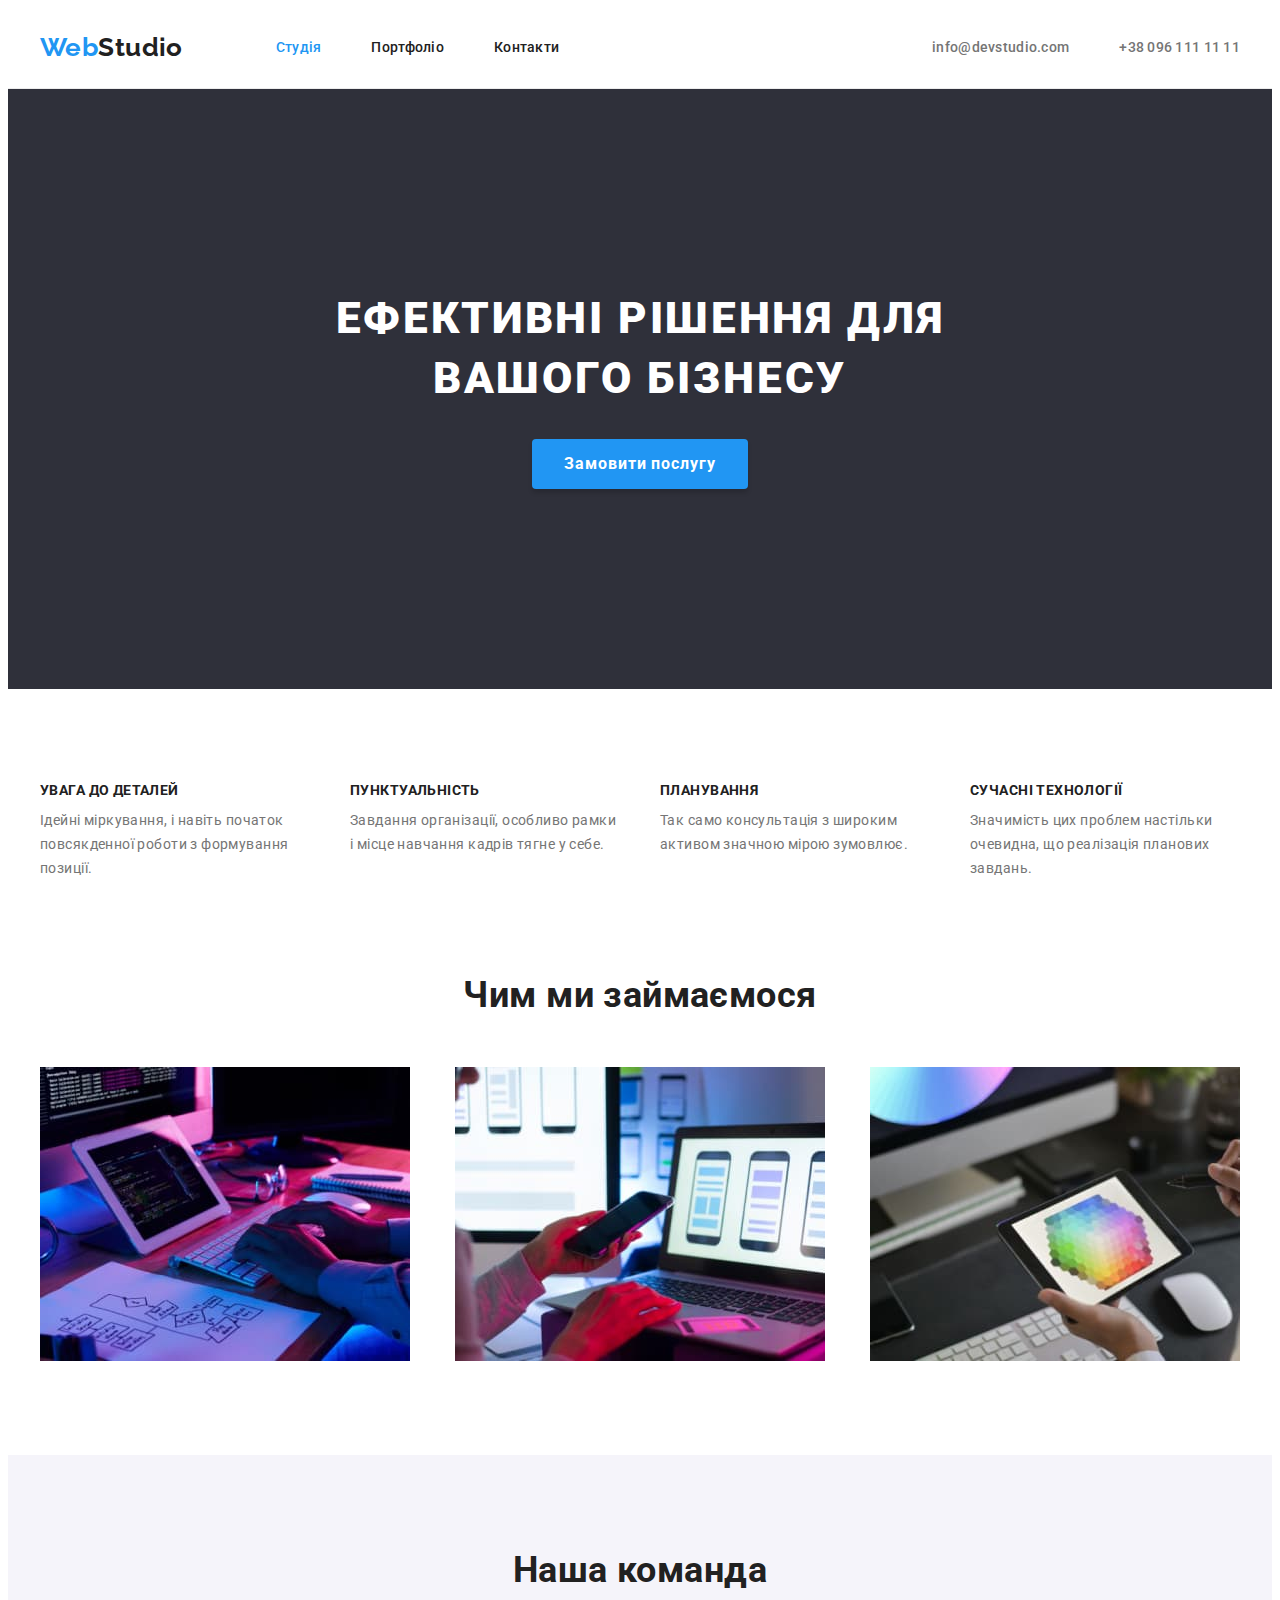
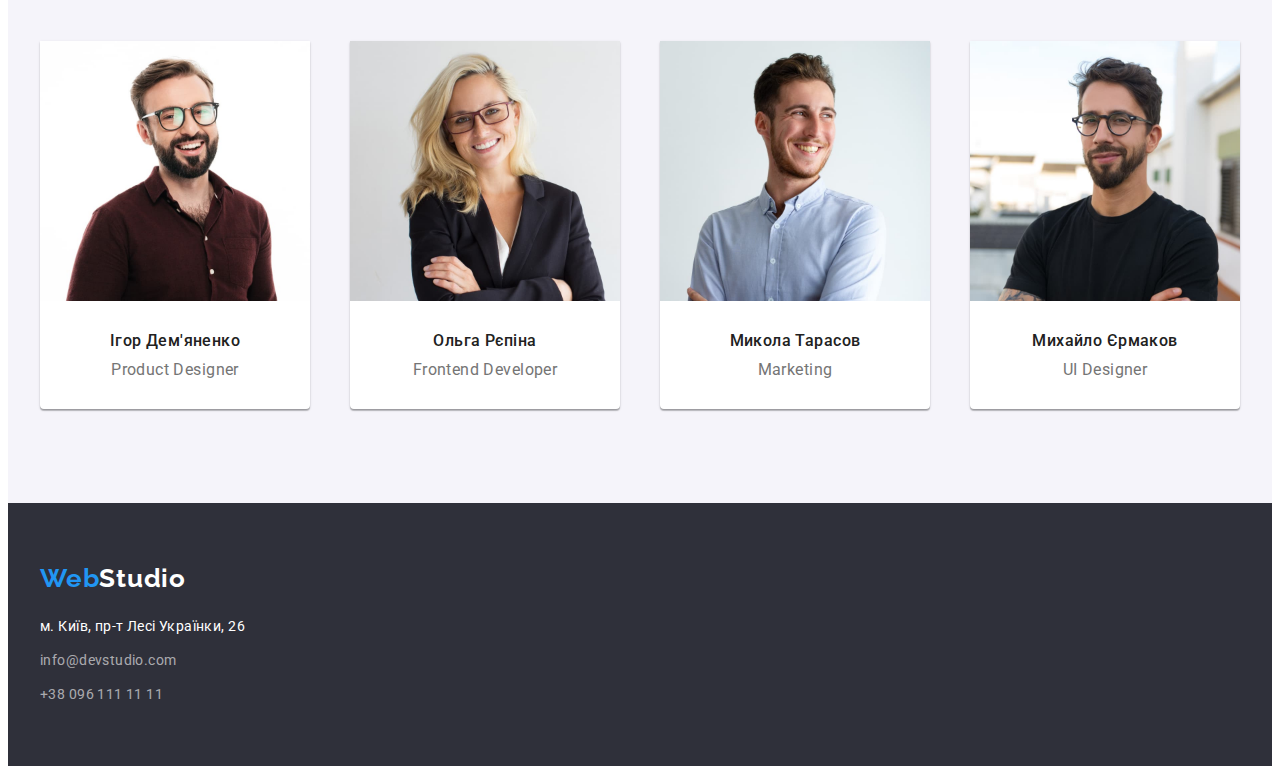
<file: index.html>
<!DOCTYPE html>
<html lang="uk">
  <head>
    <meta charset="UTF-8" />
    <meta http-equiv="X-UA-Compatible" content="IE=edge" />
    <meta name="viewport" content="width=device-width, initial-scale=1.0" />
    <title>Document</title>
    <!-- Fonts -->
    <link rel="preconnect" href="https://fonts.googleapis.com" />
    <link rel="preconnect" href="https://fonts.gstatic.com" crossorigin />
    <link
      href="https://fonts.googleapis.com/css2?family=Raleway:wght@700&family=Roboto:wght@400;500;700;900&display=swap"
      rel="stylesheet"
    />
    <!-- modern-normalize -->
    <link
      rel="stylesheet"
      href="https://cdnjs.cloudflare.com/ajax/libs/modern-normalize/1.1.0/modern-normalize.min.css"
      integrity="sha512-wpPYUAdjBVSE4KJnH1VR1HeZfpl1ub8YT/NKx4PuQ5NmX2tKuGu6U/JRp5y+Y8XG2tV+wKQpNHVUX03MfMFn9Q=="
      crossorigin="anonymous"
      referrerpolicy="no-referrer"
    />
    <!-- Styles -->
    <link rel="stylesheet" href="./css/styles.css" />
  </head>
  <body>
    <!-- Шапка -->
    <header class="header">
      <div class="conteiner flex">
        <!-- Навігація -->
        <nav class="flex">
          <a class="logo" href="./index.html">
            <span class="logo-span">Web</span>Studio
          </a>
          <ul class="site-nav list">
            <li class="item"><a class="link current" href="">Студія</a></li>
            <li class="item"><a class="link" href="./portfolio.html">Портфоліо</a></li>
            <li class="item"><a class="link" href="">Контакти</a></li>
          </ul>
        </nav>
        <!-- Посилання -->
        <ul class="address-link list">
          <li class="item">
            <a class="link" href="mailto:info@devstudio.com"
              >info@devstudio.com
            </a>
          </li>
          <li class="item">
            <a class="link" href="tel:+380961111111">+38 096 111 11 11</a>
          </li>
        </ul>
      </div>
    </header>
    <!-- Головна -->
    <main>
      <!-- Герой -->
      <section class="hero">
        <div class="conteiner">
          <h1 class="hero-title">Ефективні рішення для вашого бізнесу</h1>
          <button type="button" class="button primary">Замовити послугу</button>
        </div>
      </section>
      <!-- Перелік переваг -->
      <section class="benefits section">
        <div class="conteiner">
          <ul class="list flex">
            <li>
              <h3 class="benefits-title">УВАГА ДО ДЕТАЛЕЙ</h3>
              <p>
                Ідейні міркування, і навіть початок повсякденної роботи з
                формування позиції.
              </p>
            </li>
            <li>
              <h3 class="benefits-title">ПУНКТУАЛЬНІСТЬ</h3>
              <p>
                Завдання організації, особливо рамки і місце навчання кадрів
                тягне у себе.
              </p>
            </li>
            <li>
              <h3 class="benefits-title">ПЛАНУВАННЯ</h3>
              <p>
                Так само консультація з широким активом значною мірою зумовлює.
              </p>
            </li>
            <li>
              <h3 class="benefits-title">СУЧАСНІ ТЕХНОЛОГІЇ</h3>
              <p>
                Значимість цих проблем настільки очевидна, що реалізація
                планових завдань.
              </p>
            </li>
          </ul>
        </div>
      </section>
      <!-- Чим ми займаємося -->
      <section class="work section">
        <div class="conteiner">
          <h2 class="work-title">Чим ми займаємося</h2>
          <ul class="list flex">
            <li>
              <img
                src="./images/desctop.jpg"
                alt="фото планшету та блок-схеми алгоритму на столы"
                width="370"
              />
            </li>
            <li>
              <img
                src="./images/mobile.jpg"
                alt="фото чоловіка з телефоном, який працює з ноутбуком"
                width="370"
              />
            </li>
            <li>
              <img
                src="./images/design.jpg"
                alt="фото планшета з мапою кольорів на екрані"
                width="370"
              />
            </li>
          </ul>
        </div>
      </section>
      <!-- Команда -->
      <section class="team section">
        <div class="conteiner">
          <h2 class="team-title">Наша команда</h2>
          <ul class="teamer list">
            <li >
              <img
                src="./images/igor.jpg"
                alt="фото Ігора Дем'яненко"
                width="270"
              />
              <h3 class="teamer-title">Ігор Дем'яненко</h3>
              <p>Product Designer</p>
            </li>
            <li>
              <img
                src="./images/olga.jpg"
                alt="фото Ольгі Рєпіної"
                width="270"
              />
              <h3 class="teamer-title">Ольга Рєпіна</h3>
              <p>Frontend Developer</p>
            </li>
            <li>
              <img
                src="./images/mycola.jpg"
                alt="фото Миколи Тарасова"
                width="270"
              />
              <h3 class="teamer-title">Микола Тарасов</h3>
              <p>Marketing</p>
            </li>
            <li>
              <img
                src="./images/myhaylo.jpg"
                alt="фото Михайла Єрмакова"
                width="270"
              />
              <h3 class="teamer-title">Михайло Єрмаков</h3>
              <p>UI Designer</p>
            </li>
          </ul>
        </div>
      </section>
    </main>
    <!-- Підвал -->
    <footer class="footer">
      <div class="conteiner">
        <a class="logo-footer" href="./index.html">
          <span class="logo-span">Web</span>Studio
        </a>
        <address class="address">
          <ul class="list">
            <li>м. Київ, пр-т Лесі Українки, 26</li>
            <li>
              <a class="address-footer" href="mailto:info@devstudio.com"
                >info@devstudio.com</a
              >
            </li>
            <li>
              <a class="address-footer" href="tel:+380961111111"
                >+38 096 111 11 11</a
              >
            </li>
          </ul>
        </address>
      </div>
    </footer>
  </body>
</html>
</file>
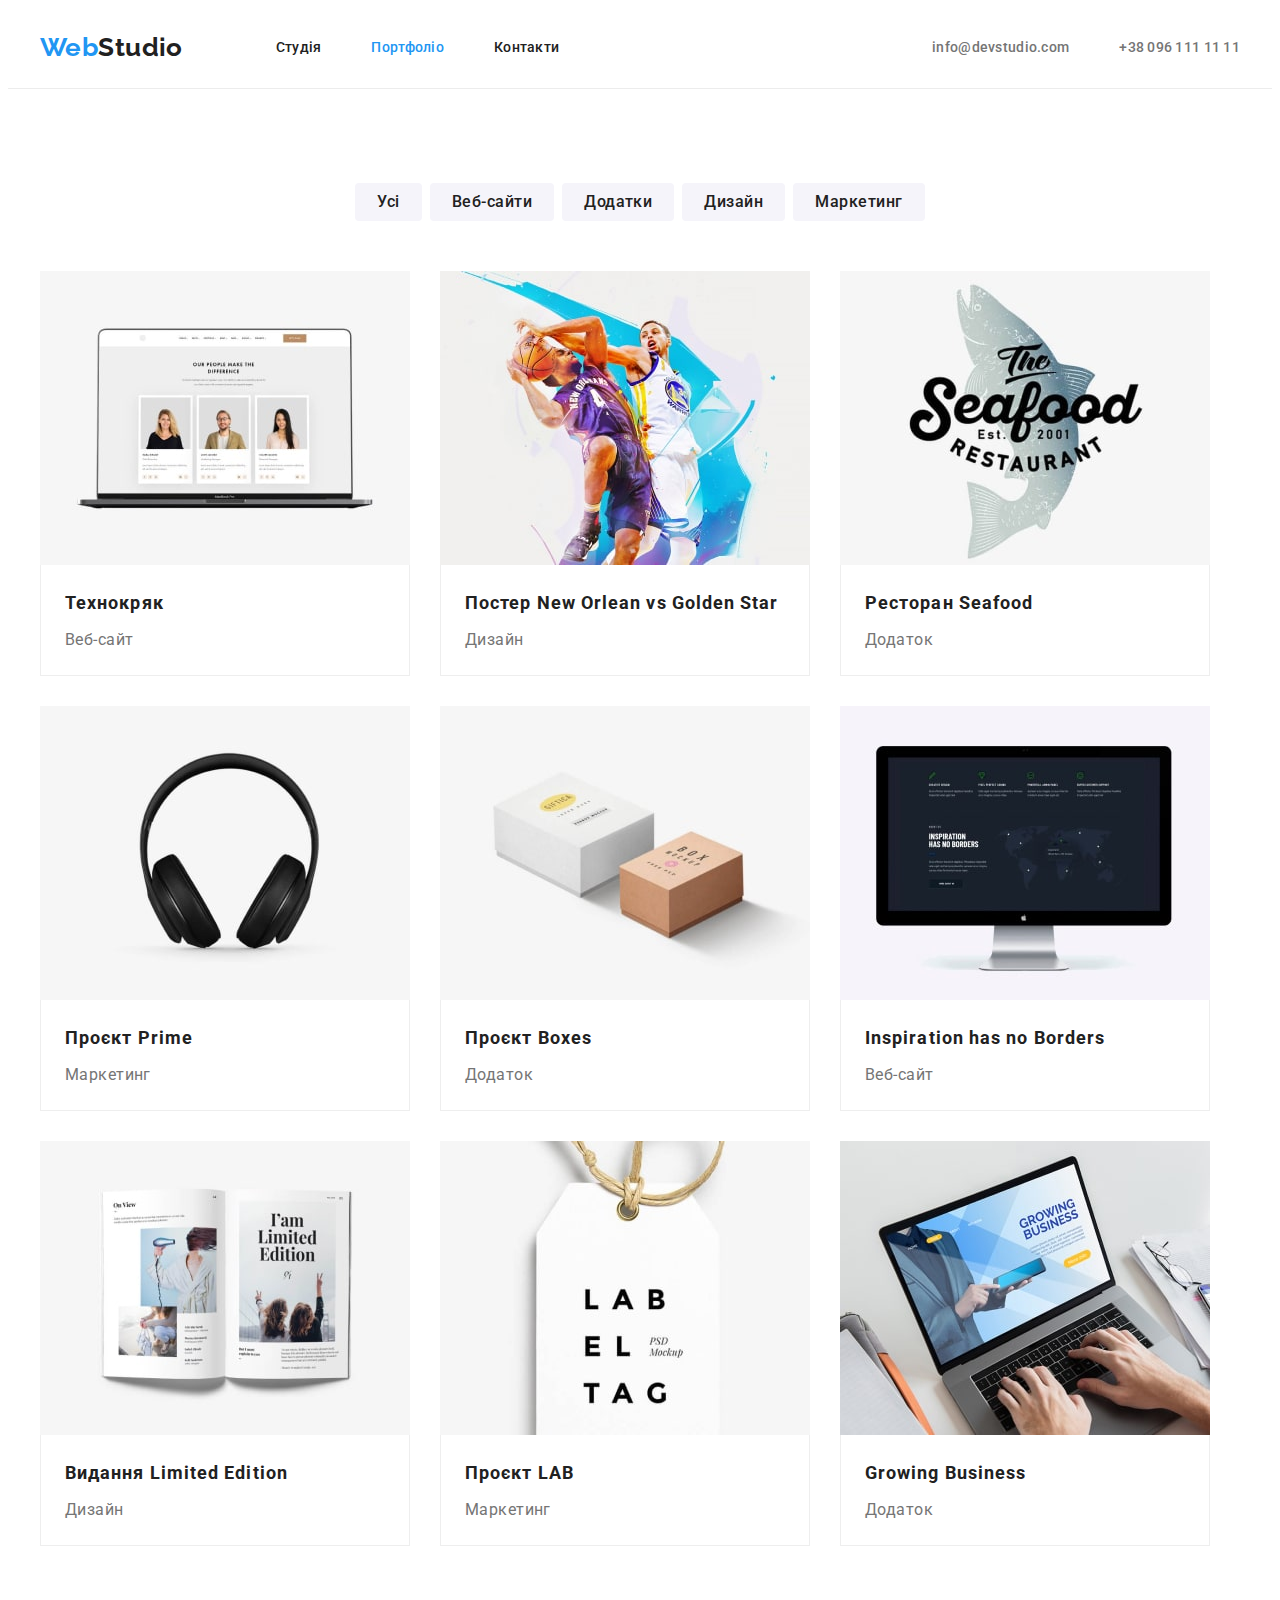
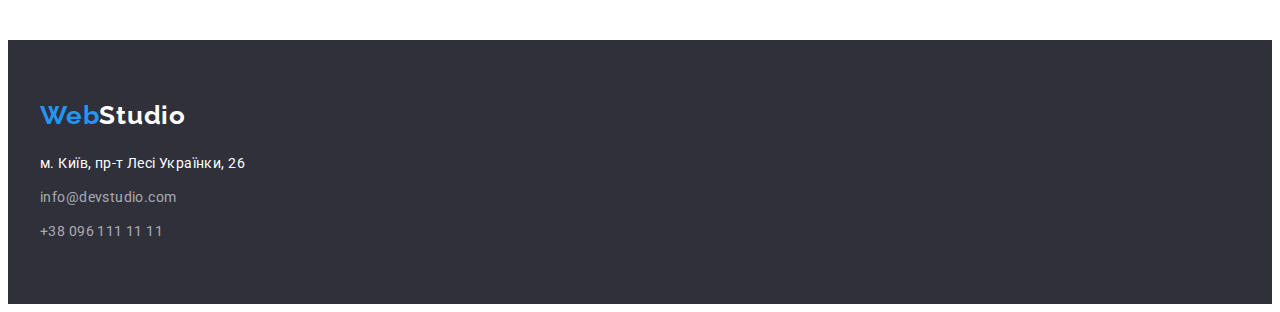
<file: portfolio.html>
<!DOCTYPE html>
<html lang="uk">
  <head>
    <meta charset="UTF-8" />
    <meta http-equiv="X-UA-Compatible" content="IE=edge" />
    <meta name="viewport" content="width=device-width, initial-scale=1.0" />
    <title>Document</title>
    <!-- Fonts -->
    <link rel="preconnect" href="https://fonts.googleapis.com" />
    <link rel="preconnect" href="https://fonts.gstatic.com" crossorigin />
    <link
      href="https://fonts.googleapis.com/css2?family=Raleway:wght@700&family=Roboto:wght@400;500;700;900&display=swap"
      rel="stylesheet"
    />
    <!-- modern-normalize -->
    <link
      rel="stylesheet"
      href="https://cdnjs.cloudflare.com/ajax/libs/modern-normalize/1.1.0/modern-normalize.min.css"
      integrity="sha512-wpPYUAdjBVSE4KJnH1VR1HeZfpl1ub8YT/NKx4PuQ5NmX2tKuGu6U/JRp5y+Y8XG2tV+wKQpNHVUX03MfMFn9Q=="
      crossorigin="anonymous"
      referrerpolicy="no-referrer"
    />
    <!-- Styles -->
    <link rel="stylesheet" href="./css/styles.css" />
  </head>
  <body>
    <!-- Шапка -->
    <header class="header">
      <div class="conteiner flex">
        <!-- Навігація -->
        <nav class="flex">
          <a class="logo" href="./index.html">
            <span class="logo-span">Web</span>Studio
          </a>
          <ul class="site-nav list">
            <li class="item"><a class="link" href="./index.html">Студія</a></li>
            <li class="item">
              <a class="link current" href="./portfolio.html">Портфоліо</a>
            </li>
            <li class="item"><a class="link" href="">Контакти</a></li>
          </ul>
        </nav>
        <!-- Посилання -->
        <ul class="address-link list">
          <li class="item">
            <a class="link" href="mailto:info@devstudio.com"
              >info@devstudio.com
            </a>
          </li>
          <li class="item">
            <a class="link" href="tel:+380961111111">+38 096 111 11 11</a>
          </li>
        </ul>
      </div>
    </header>
    <!-- Головна -->
    <main>
      <!-- Портфоліо -->
      <section class="portfolio section">
        <div class="conteiner">
          <!-- Вибір видів портфоліо -->
          <ul class="portfolio-choice list">
            <li class="item">
              <button type="button" class="button secondary">Усі</button>
            </li>
            <li class="item">
              <button type="button" class="button secondary">Веб-сайти</button>
            </li>
            <li class="item">
              <button type="button" class="button secondary">Додатки</button>
            </li>
            <li class="item">
              <button type="button" class="button secondary">Дизайн</button>
            </li>
            <li class="item">
              <button type="button" class="button secondary">Маркетинг</button>
            </li>
          </ul>
          <!-- Список портфоліо -->
          <ul class="portfolio-list list">
            <li class="item">
              <img
                src="./images/Technokryak-min.jpg"
                alt="Зображення монітору ноутбуку з трьома фото людей"
                width="370"
              />
              <div class="border">
                <h3 class="portfolio-work">Технокряк</h3>
                <p>Веб-сайт</p>
              </div>
            </li>
            <li class="item">
              <img
                src="./images/basketball-min.jpg"
                alt="Зображення двох баскетболістів які борються за м'яч"
                width="370"
              />
              <div class="border">
                <h3 class="portfolio-work">
                  Постер <span lang="en">New Orlean vs Golden Star</span>
                </h3>
                <p>Дизайн</p>
              </div>
            </li>
            <li class="item">
              <img
                src="./images/seafood-min.jpg"
                alt="Лого ресторану"
                width="370"
              />
              <div class="border">
                <h3 class="portfolio-work">
                  Ресторан <span lang="en">Seafood</span>
                </h3>
                <p>Додаток</p>
              </div>
            </li>
            <li class="item">
              <img
                src="./images/prime-min.jpg"
                alt="Зображення навушників"
                width="370"
              />
              <div class="border">
                <h3 class="portfolio-work">
                  Проєкт <span lang="en">Prime</span>
                </h3>
                <p>Маркетинг</p>
              </div>
            </li>
            <li class="item">
              <img
                src="./images/boxes-min.jpg"
                alt="Фото двох картоних коробок"
                width="370"
              />
              <div class="border">
                <h3 class="portfolio-work">
                  Проєкт <span lang="en">Boxes</span>
                </h3>
                <p>Додаток</p>
              </div>
            </li>
            <li class="item">
              <img
                src="./images/noborders-min.jpg"
                alt="Фото монітору комп'ютера з забреженням сторінки сайту"
                width="370"
              />
              <div class="border">
                <h3 class="portfolio-work">
                  <span lang="en">Inspiration has no Borders</span>
                </h3>
                <p>Веб-сайт</p>
              </div>
            </li>
            <li class="item">
              <img
                src="./images/limitededition-min.jpg"
                alt="Фото розгорнутої книги видання Limited Edition"
                width="370"
              />
              <div class="border">
                <h3 class="portfolio-work">
                  Видання <span lang="en">Limited Edition</span>
                </h3>
                <p>Дизайн</p>
              </div>
            </li>
            <li class="item">
              <img
                src="./images/lab-min.jpg"
                alt="Фото стікера з написом LAB EL TAG"
                width="370"
              />
              <div class="border">
                <h3 class="portfolio-work">
                  Проєкт <span lang="en">LAB</span>
                </h3>
                <p>Маркетинг</p>
              </div>
            </li>
            <li class="item">
              <img
                src="./images/growingbusiness-min.jpg"
                alt="Фото ноутбуку з зображенням сторінки додатку Growing Business"
                width="370"
              />
              <div class="border">
                <h3 class="portfolio-work">
                  <span lang="en">Growing Business</span>
                </h3>
                <p>Додаток</p>
              </div>
            </li>
          </ul>
        </div>
      </section>
    </main>
    <!-- Підвал -->
    <footer class="footer">
      <div class="conteiner">
        <a class="logo-footer" href="./index.html">
          <span class="logo-span">Web</span>Studio
        </a>
        <address class="address">
          <ul class="list">
            <li>м. Київ, пр-т Лесі Українки, 26</li>
            <li>
              <a class="address-footer" href="mailto:info@devstudio.com"
                >info@devstudio.com</a
              >
            </li>
            <li>
              <a class="address-footer" href="tel:+380961111111"
                >+38 096 111 11 11</a
              >
            </li>
          </ul>
        </address>
      </div>
    </footer>
  </body>
</html>
</file>
<file: css/styles.css>
:root {
  --text-color: #757575;
  --title-color: #212121;
  --accent-color: #2196f3;
  --primary-white-color: #ffffff;
  --background-black-color: #2f303a;
  --background-button-color: #f5f4fa;
  --activ-color: aqua;
  --address-footer-color: rgba(255, 255, 255, 0.6);
}

body {
  color: var(--text-color);
  background-color: var(--primary-white-color);

  font-family: Roboto, sans-serif;
  font-size: 14px;
  line-height: 1.71;
  letter-spacing: 0.03em;
}

/* reset */

h1,
h2,
h3,
h4,
h5,
h6,
p {
  margin: 0;
}

ul {
  margin: 0;
  padding: 0;
}

img {
  display: block;
}

/* Сброс маркерів списків */
.list {
  list-style: none;
}

.conteiner {
  margin-left: auto;
  margin-right: auto;
  width: 1200px;
  padding: 0 15px;
  /* outline: 2px solid red; */
}

.section {
  padding: 94px 0;
  /* background-color: aqua; */
}
/* Header */

.header {
  border-bottom: 1px solid #ececec;
  
  /* background-color: aquamarine; */
}

.conteiner.flex {
  display: flex;
  
}

.flex {
  display: flex;
  align-items: center;
}

/* Logo */
.logo {
  color: var(--title-color);

  font-family: Raleway, cursive;
  font-weight: 700;
  font-size: 26px;
  line-height: 1.2;
  text-decoration: none;
}

.logo:hover,
.logo:focus {
  color: var(--accent-color);
}

.logo-span {
  color: var(--accent-color);
}

/* Site nav */
.site-nav {
  display: flex;
  margin-left: 93px;

  font-weight: 500;
  font-size: 14px;
  line-height: 1.14;
  letter-spacing: 0.02em;
}

.site-nav .item:not(:last-child) {
  margin-right: 50px;
}

.site-nav .link {
  display: block;
  padding-top: 32px;
  padding-bottom: 32px;

  color: var(--title-color);
  text-decoration: none;
}

.site-nav .link.current {
  color: var(--accent-color);
}

.site-nav .link:hover,
.site-nav .link:focus {
  color: var(--accent-color);
}

/* Address link */
.address-link {
  display: flex;
  margin-left: auto;

  font-weight: 500;
  font-size: 14px;
  line-height: 1.14;
  letter-spacing: 0.02em;
}

.address-link .item:not(:last-child) {
  margin-right: 50px;
}

.address-link .link {
  display: block;
  padding-top: 32px;
  padding-bottom: 32px;

  color: var(--text-color);
  text-decoration: none;
}

.address-link .link:hover,
.address-link .link:focus {
  color: var(--accent-color);
}

/* Hero */
.hero {
  background-color: var(--background-black-color);
  text-align: center;
  padding-top: 200px;
  padding-bottom: 200px;
}

.hero-title {
  color: var(--primary-white-color);

  font-weight: 900;
  font-size: 44px;
  line-height: 1.36;
  text-align: center;
  letter-spacing: 0.06em;
  text-transform: uppercase;

  margin-bottom: 30px;
  margin-left: auto;
  margin-right: auto;
  width: 696px;
}

/* Button */
.button {
  color: var(--title-color);
  background: var(--primary-white-color);
  cursor: pointer;
  border: 0;
  border-radius: 4px;
}

.hero .button {
  font-family: inherit;
  font-weight: 700;
  font-size: 16px;
  line-height: 1.88;
  letter-spacing: 0.06em;

  padding: 10px 32px;

  box-shadow: 0px 4px 4px rgba(0, 0, 0, 0.15);
}

.portfolio .button {
  font-family: inherit;
  font-weight: 500;
  font-size: 16px;
  line-height: 1.63;

  text-align: center;
  letter-spacing: 0.03em;

  padding: 6px 22px;

  /* text-align: center; */
}

.button.primary {
  color: var(--primary-white-color);
  background: var(--accent-color);
  cursor: pointer;
}

.button.primary:hover,
.button.primary:focus {
  color: var(--title-color);
  background: var(--background-button-color);
}

.button.primary:active {
  background-color: var(--activ-color);
}

.button.secondary {
  color: var(--title-color);
  background: var(--background-button-color);
  cursor: pointer;
}

.button.secondary:hover,
.button.secondary:focus {
  color: var(--primary-white-color);
  background: var(--accent-color);

  box-shadow: 0px 3px 1px rgba(0, 0, 0, 0.1), 0px 1px 2px rgba(0, 0, 0, 0.08),
    0px 2px 2px rgba(0, 0, 0, 0.12);
}

.button.secondary:active {
  background-color: var(--activ-color);
  color: var(--title-color);
}

/* Benefits*/
.benefits-title {
  color: var(--title-color);
  font-size: 14px;
  line-height: 1.14;
  text-transform: uppercase;

  margin-bottom: 10px;
  width: 270px;
}

.benefits.section {
  padding-bottom: 0;
}

.list.flex {
  display: flex;
  align-items: flex-start;
  justify-content: space-between;
}

.benefits p {
  max-width: 270px;
}

/* Work and Our team */
.work-title,
.team-title {
  color: var(--title-color);

  font-size: 36px;
  line-height: 1.17;
  text-align: center;

  margin-bottom: 50px;
}

/* Our team */
.team {
  background-color: var(--background-button-color);
}

.teamer.list {
  display: flex;
  justify-content: space-between;
}

/* Team card */

.teamer li {
  width: 270px;

  background: var(--primary-white-color);
  /* material shadow v1 */

  box-shadow: 0px 1px 3px rgba(0, 0, 0, 0.12), 0px 1px 1px rgba(0, 0, 0, 0.14),
    0px 2px 1px rgba(0, 0, 0, 0.2);
  border-radius: 0px 0px 4px 4px;

  padding-bottom: 30px;
}

.teamer img {
  margin-bottom: 30px;
}

.team p {
  font-size: 16px;
  line-height: 1.19;
  text-align: center;

  /* margin-bottom: 30px; */
}

.team-title {
  color: var(--title-color);
}

.teamer .teamer-title {
  color: var(--title-color);
  font-weight: 500;
  font-size: 16px;
  line-height: 1.19;
  text-align: center;

  margin-bottom: 10px;
}

/* Footer */
.footer {
  background-color: var(--background-black-color);
  padding: 60px 0;
}

/* Footer logo */
.logo-footer {
  color: var(--primary-white-color);

  font-family: Raleway, cursive;
  font-weight: 700;
  font-size: 26px;
  line-height: 1.2;
  letter-spacing: 0.03em;
  text-decoration: none;
}

.logo-footer:hover,
.logo-footer:focus {
  color: var(--accent-color);
}

.logo-span {
  color: var(--accent-color);
}

/* Footer address */
.address {
  color: var(--primary-white-color);
  font-style: normal;
  margin-top: 20px;
}

.address-footer {
  color: var(--address-footer-color);
  text-decoration: none;
}

.address li:not(:last-child) {
  margin-bottom: 10px;
}

.address-footer:hover,
.address-footer:focus {
  color: var(--accent-color);
}

/* Portfolio-choice */

.portfolio-choice {
  margin-bottom: 50px;
}

.portfolio-choice.list {
  display: flex;
  justify-content: center;
}

.portfolio-choice .item:not(:last-child) {
  margin-right: 8px;
}

.portfolio-choice .choise {
  color: var(--title-color);
}

.portfolio-choice .choise:hover,
.portfolio-choice .choise:focus {
  color: var(--accent-color);
}

/* Portfolio-list */
.portfolio-list .portfolio-work {
  color: var(--title-color);
  font-size: 18px;
  line-height: 2;
  letter-spacing: 0.06em;

  margin-bottom: 4px;
}

.portfolio-list.list {
  display: flex;
  flex-wrap: wrap;
  
}

.portfolio-list p {
  font-size: 16px;
  line-height: 1.88;
  /* margin-left: 24px;
  margin-right: 24px; */
}

.portfolio-list h3 {
  /* margin-left: 24px;
  margin-right: 24px; */
}
/* Portfolio card */

.portfolio-list li {
  width: 370px;

  background: var(--primary-white-color);

  margin-right: 30px;
  margin-bottom: 30px;
}

.border {
  border-left: 1px solid #eeeeee;
  border-right: 1px solid #eeeeee;
  border-bottom: 1px solid #eeeeee;
  padding-top: 20px;
  padding-bottom: 20px;
  padding-left: 24px;
  padding-right: 24px;
}

.portfolio-list .item:nth-child(3n) {
  margin-right: 0;
}

.portfolio-list .item:nth-last-child(-n + 3) {
  margin-bottom: 0;
}
</file>
